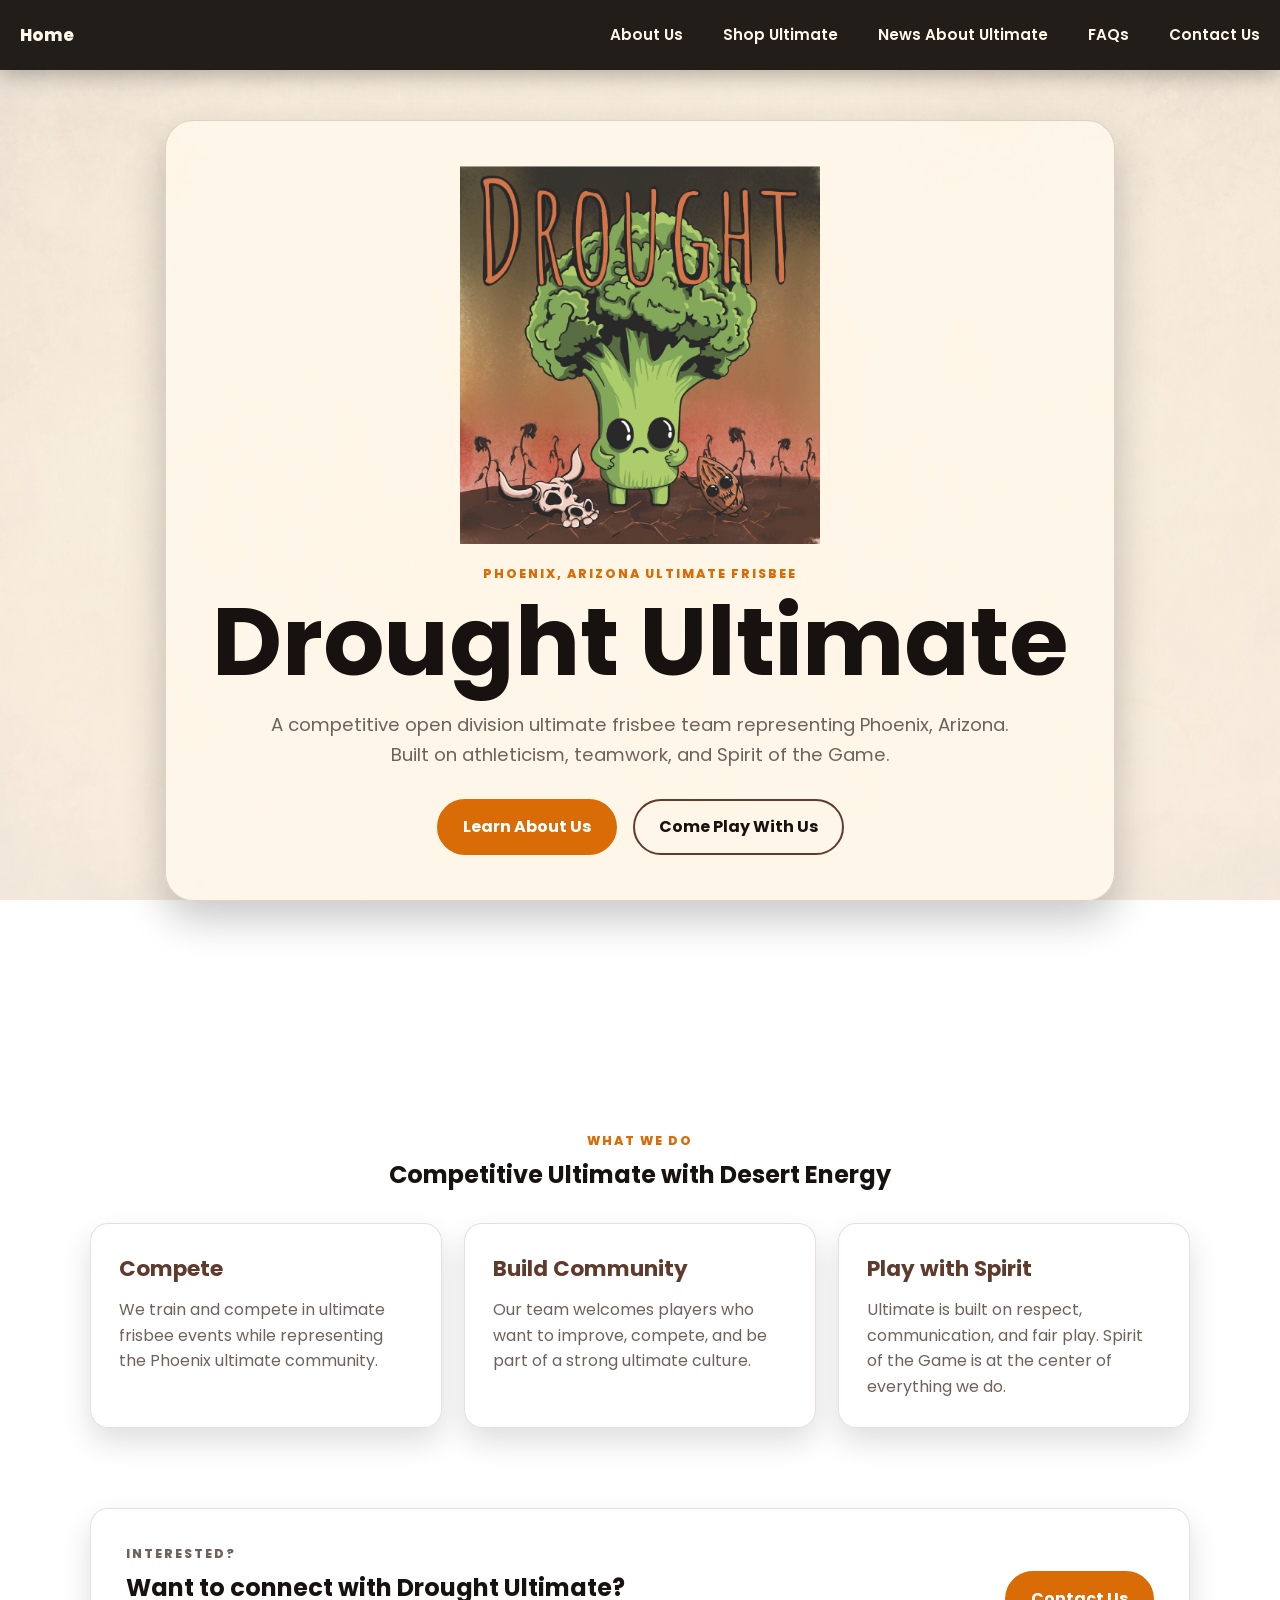
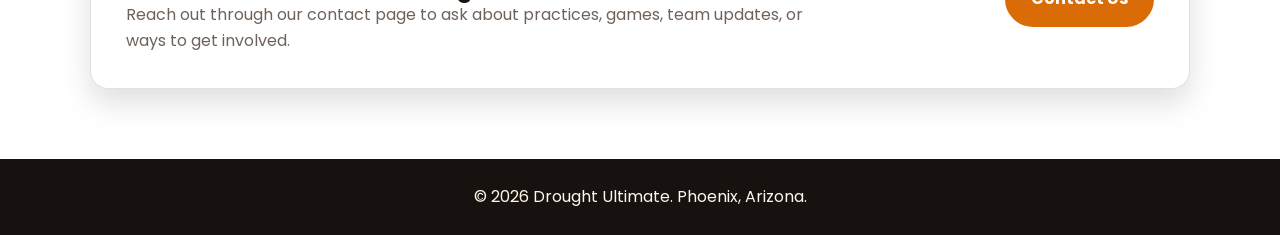
<file: index.html>
<!DOCTYPE html>
<html lang="en">
<head>
  <meta charset="UTF-8" />
  <meta name="viewport" content="width=device-width, initial-scale=1.0" />

  <title>Drought Ultimate | Home</title>

  <link rel="stylesheet" href="style.css" />
</head>

<body>
  <nav class="navbar">
    <input type="checkbox" id="sidebar-active" />

    <label for="sidebar-active" class="open-sidebar-button" aria-label="Open navigation menu">
      <svg xmlns="http://www.w3.org/2000/svg" height="32" viewBox="0 -960 960 960" width="32">
        <path d="M120-240v-80h720v80H120Zm0-200v-80h720v80H120Zm0-200v-80h720v80H120Z"/>
      </svg>
    </label>

    <label id="overlay" for="sidebar-active"></label>

    <div class="links-container">
      <label for="sidebar-active" class="close-sidebar-button" aria-label="Close navigation menu">
        <svg xmlns="http://www.w3.org/2000/svg" height="32" viewBox="0 -960 960 960" width="32">
          <path d="m256-200-56-56 224-224-224-224 56-56 224 224 224-224 56 56-224 224 224 224-56 56-224-224-224 224Z"/>
        </svg>
      </label>

      <a class="home-link" href="index.html">Home</a>
      <a href="About_Us.html">About Us</a>
      <a href="Shop_Ultimate.html">Shop Ultimate</a>
      <a href="News_About_Ultimate.html">News About Ultimate</a>
      <a href="Faqs.html">FAQs</a>
      <a href="Contact_Us.html">Contact Us</a>
    </div>
  </nav>

  <header class="hero">
    <div class="hero-content">
      <img src="assets/Logo.jpg" alt="Drought Ultimate logo" class="hero-logo" />

      <p class="eyebrow">Phoenix, Arizona Ultimate Frisbee</p>

      <h1>Drought Ultimate</h1>

      <p class="hero-text">
        A competitive open division ultimate frisbee team representing Phoenix, Arizona.
        Built on athleticism, teamwork, and Spirit of the Game.
      </p>

      <div class="hero-buttons">
        <a href="About_Us.html" class="btn">Learn About Us</a>
        <a href="Contact_Us.html" class="btn btn-secondary">Come Play With Us</a>
      </div>
    </div>
  </header>

  <main>
    <section class="section">
      <div class="section-title">
        <p class="eyebrow">What We Do</p>
        <h2>Competitive Ultimate with Desert Energy</h2>
      </div>

      <div class="card-grid">
        <article class="card">
          <h3>Compete</h3>
          <p>
            We train and compete in ultimate frisbee events while representing the Phoenix ultimate community.
          </p>
        </article>

        <article class="card">
          <h3>Build Community</h3>
          <p>
            Our team welcomes players who want to improve, compete, and be part of a strong ultimate culture.
          </p>
        </article>

        <article class="card">
          <h3>Play with Spirit</h3>
          <p>
            Ultimate is built on respect, communication, and fair play. Spirit of the Game is at the center of everything we do.
          </p>
        </article>
      </div>
    </section>

    <section class="section highlight-section">
      <div class="highlight-card">
        <div>
          <p class="eyebrow">Interested?</p>
          <h2>Want to connect with Drought Ultimate?</h2>
          <p>
            Reach out through our contact page to ask about practices, games, team updates, or ways to get involved.
          </p>
        </div>

        <a href="Contact_Us.html" class="btn">Contact Us</a>
      </div>
    </section>
  </main>

  <footer>
    <p>&copy; 2026 Drought Ultimate. Phoenix, Arizona.</p>
  </footer>
</body>
</html>
</file>
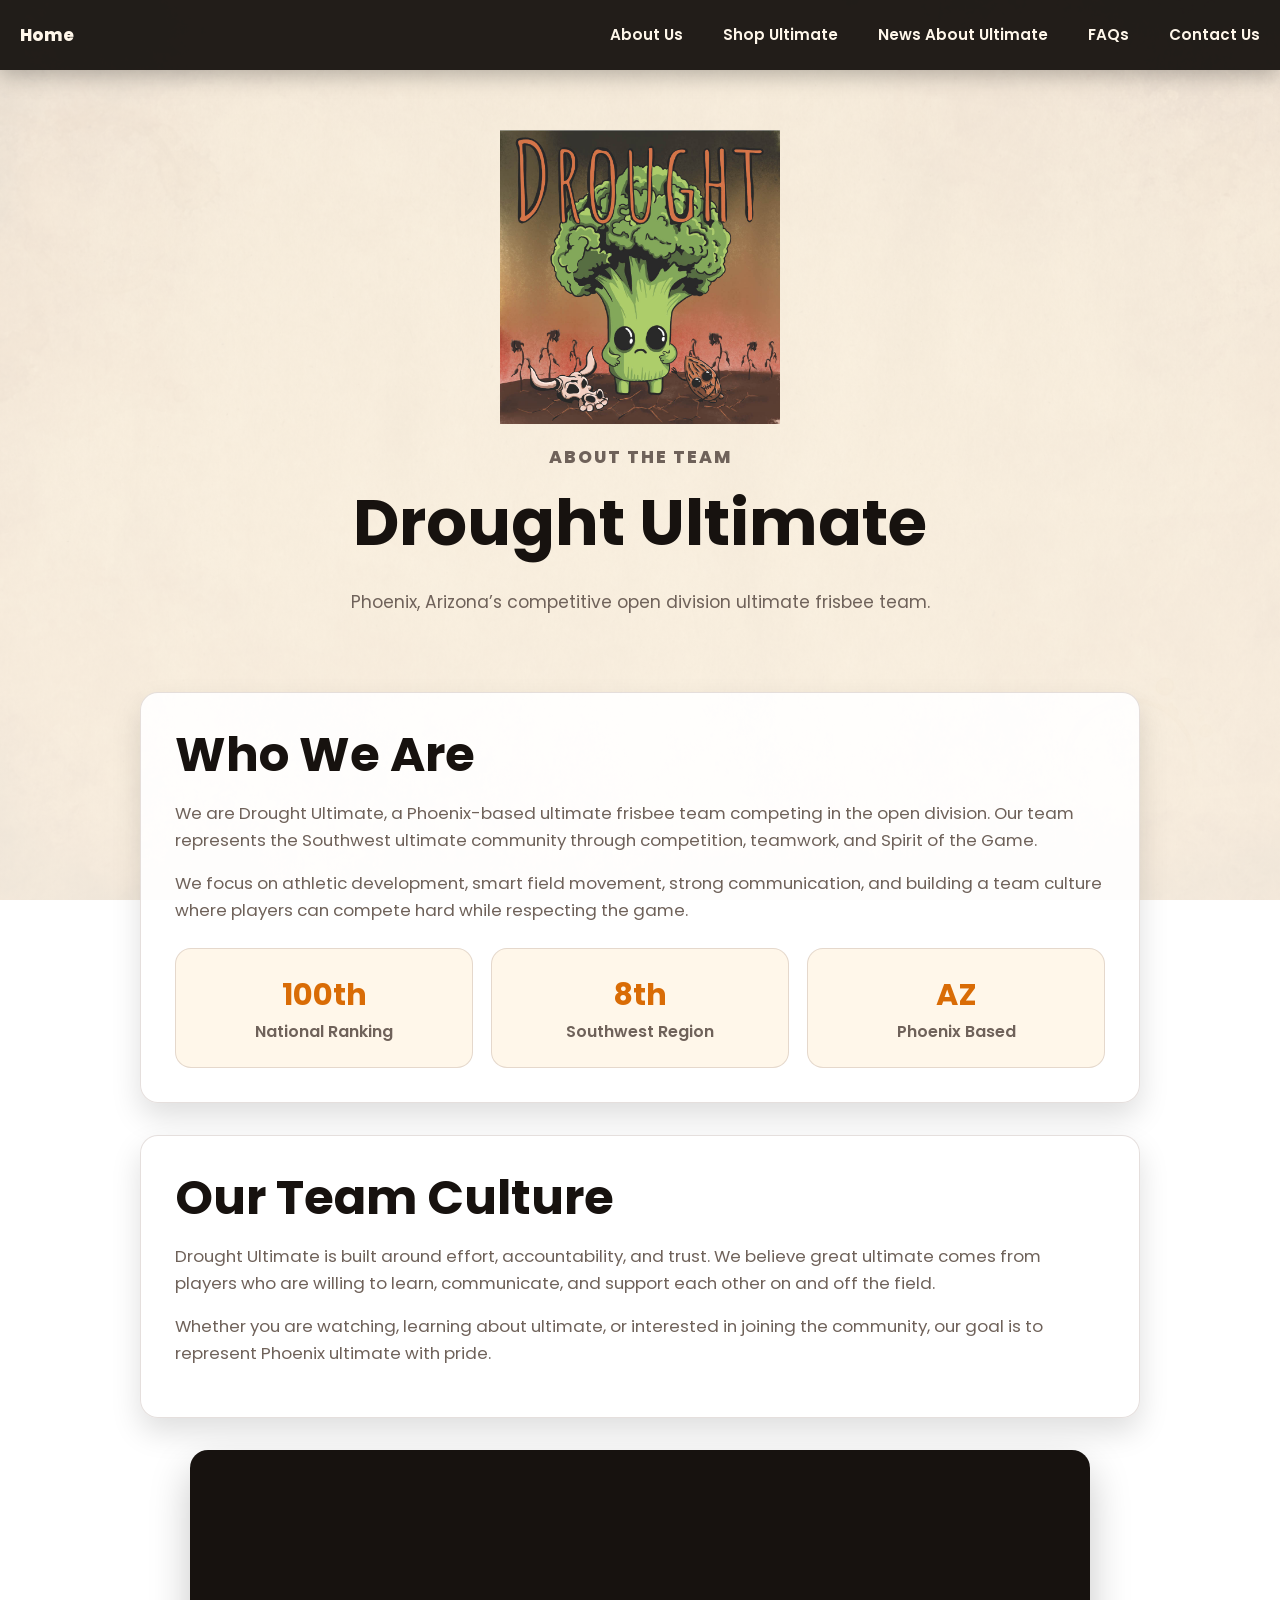
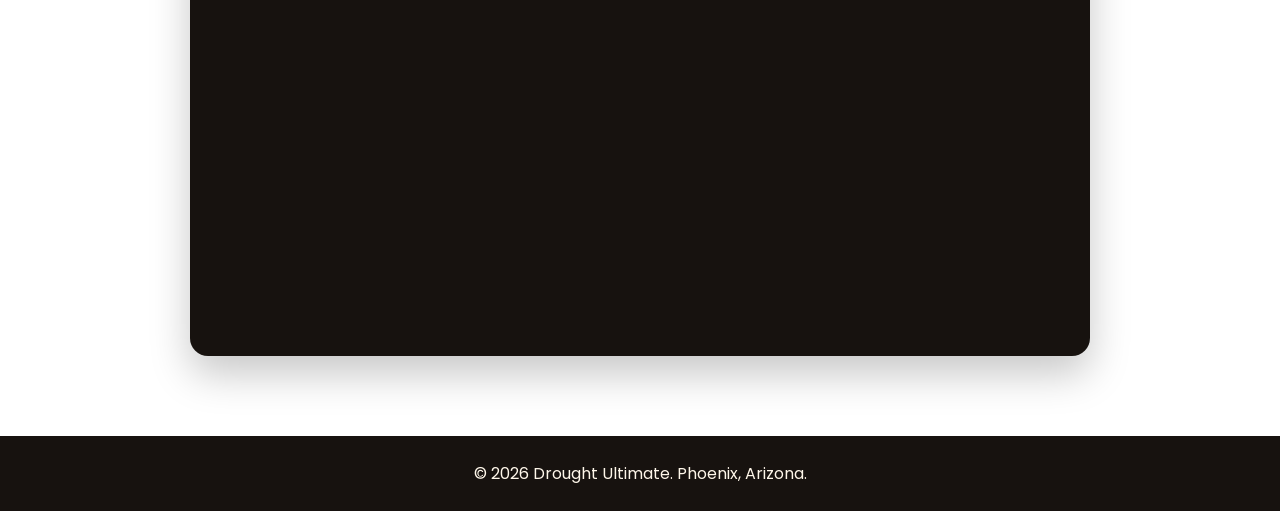
<file: About_Us.html>
<!DOCTYPE html>
<html lang="en">
<head>
  <meta charset="UTF-8" />
  <meta name="viewport" content="width=device-width, initial-scale=1.0" />

  <title>Drought Ultimate | About Us</title>

  <link rel="stylesheet" href="style.css" />
</head>

<body>
  <nav class="navbar">
    <input type="checkbox" id="sidebar-active" />

    <label for="sidebar-active" class="open-sidebar-button" aria-label="Open navigation menu">
      <svg xmlns="http://www.w3.org/2000/svg" height="32" viewBox="0 -960 960 960" width="32">
        <path d="M120-240v-80h720v80H120Zm0-200v-80h720v80H120Zm0-200v-80h720v80H120Z"/>
      </svg>
    </label>

    <label id="overlay" for="sidebar-active"></label>

    <div class="links-container">
      <label for="sidebar-active" class="close-sidebar-button" aria-label="Close navigation menu">
        <svg xmlns="http://www.w3.org/2000/svg" height="32" viewBox="0 -960 960 960" width="32">
          <path d="m256-200-56-56 224-224-224-224 56-56 224 224 224-224 56 56-224 224 224 224-56 56-224-224-224 224Z"/>
        </svg>
      </label>

      <a class="home-link" href="index.html">Home</a>
      <a href="About_Us.html">About Us</a>
      <a href="Shop_Ultimate.html">Shop Ultimate</a>
      <a href="News_About_Ultimate.html">News About Ultimate</a>
      <a href="Faqs.html">FAQs</a>
      <a href="Contact_Us.html">Contact Us</a>
    </div>
  </nav>

  <header class="page-header">
    <img src="assets/Logo.jpg" alt="Drought Ultimate logo" class="page-logo" />

    <p class="eyebrow">About the Team</p>
    <h1>Drought Ultimate</h1>

    <p>
      Phoenix, Arizona’s competitive open division ultimate frisbee team.
    </p>
  </header>

  <main class="about-wrapper">
    <section class="about-card">
      <h1>Who We Are</h1>

      <p>
        We are Drought Ultimate, a Phoenix-based ultimate frisbee team competing in the open division.
        Our team represents the Southwest ultimate community through competition, teamwork, and Spirit of the Game.
      </p>

      <p>
        We focus on athletic development, smart field movement, strong communication, and building a team culture where players can compete hard while respecting the game.
      </p>

      <div class="stats-grid">
        <div class="stat-box">
          <strong>100th</strong>
          <span>National Ranking</span>
        </div>

        <div class="stat-box">
          <strong>8th</strong>
          <span>Southwest Region</span>
        </div>

        <div class="stat-box">
          <strong>AZ</strong>
          <span>Phoenix Based</span>
        </div>
      </div>
    </section>

    <section class="about-card">
      <h1>Our Team Culture</h1>

      <p>
        Drought Ultimate is built around effort, accountability, and trust. We believe great ultimate comes from players who are willing to learn, communicate, and support each other on and off the field.
      </p>

      <p>
        Whether you are watching, learning about ultimate, or interested in joining the community, our goal is to represent Phoenix ultimate with pride.
      </p>
    </section>

    <section>
      <div class="video-wrapper">
        <iframe 
          src="https://www.youtube.com/embed/ODcz2P1ZlT4?si=nx2r9_MkV9VYH_wh" 
          title="Drought Ultimate video"
          allow="accelerometer; autoplay; clipboard-write; encrypted-media; gyroscope; picture-in-picture; web-share"
          referrerpolicy="strict-origin-when-cross-origin"
          allowfullscreen>
        </iframe>
      </div>
    </section>
  </main>

  <footer>
    <p>&copy; 2026 Drought Ultimate. Phoenix, Arizona.</p>
  </footer>
</body>
</html>
</file>
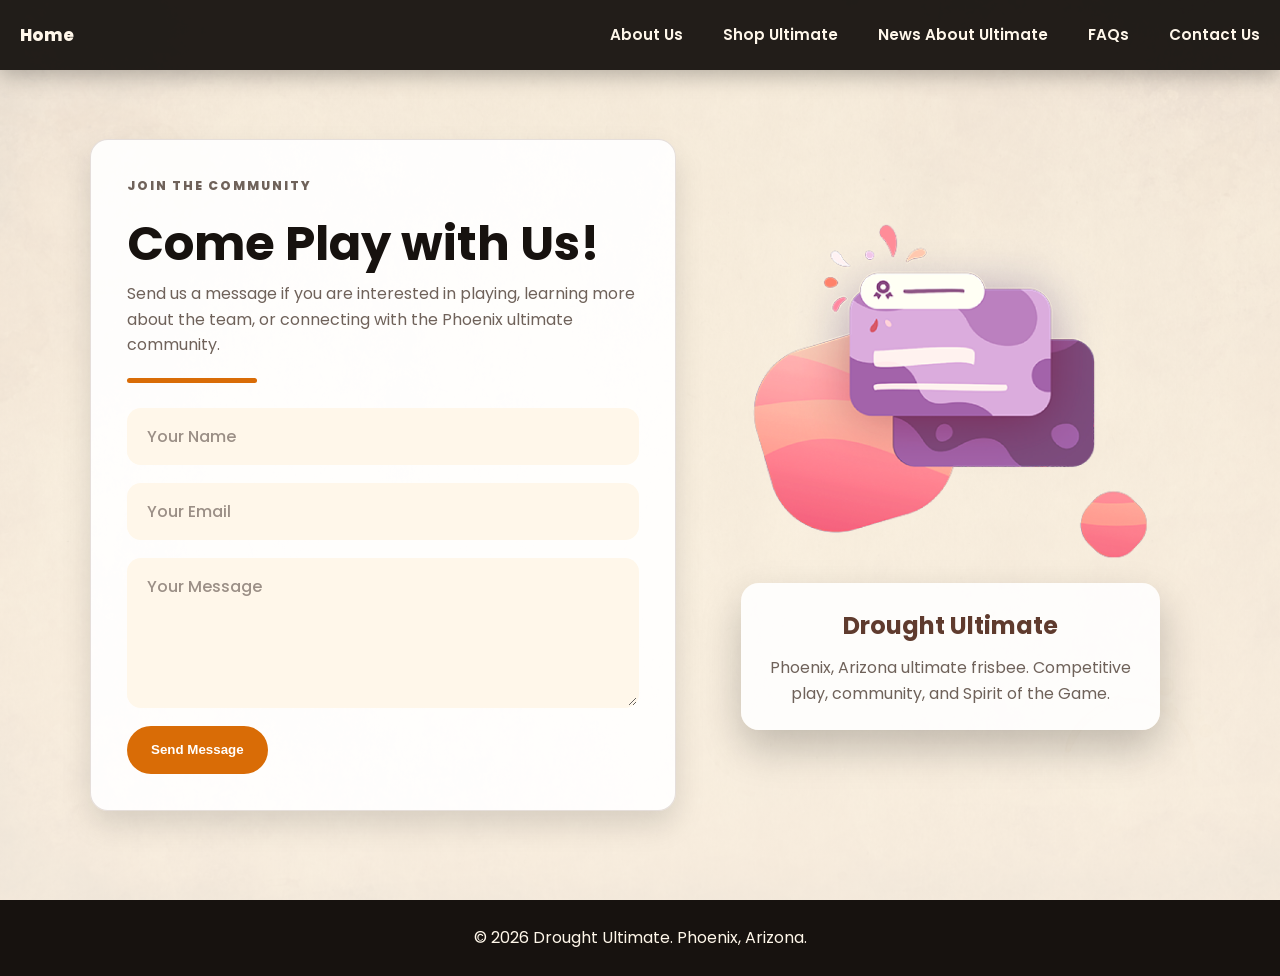
<file: Contact_Us.html>
<!DOCTYPE html>
<html lang="en">
<head>
  <meta charset="UTF-8" />
  <meta name="viewport" content="width=device-width, initial-scale=1.0" />

  <title>Drought Ultimate | Contact Us</title>

  <link rel="stylesheet" href="style.css" />
</head>

<body>
  <nav class="navbar">
    <input type="checkbox" id="sidebar-active" />

    <label for="sidebar-active" class="open-sidebar-button" aria-label="Open navigation menu">
      <svg xmlns="http://www.w3.org/2000/svg" height="32" viewBox="0 -960 960 960" width="32">
        <path d="M120-240v-80h720v80H120Zm0-200v-80h720v80H120Zm0-200v-80h720v80H120Z"/>
      </svg>
    </label>

    <label id="overlay" for="sidebar-active"></label>

    <div class="links-container">
      <label for="sidebar-active" class="close-sidebar-button" aria-label="Close navigation menu">
        <svg xmlns="http://www.w3.org/2000/svg" height="32" viewBox="0 -960 960 960" width="32">
          <path d="m256-200-56-56 224-224-224-224 56-56 224 224 224-224 56 56-224 224 224 224-56 56-224-224-224 224Z"/>
        </svg>
      </label>

      <a class="home-link" href="index.html">Home</a>
      <a href="About_Us.html">About Us</a>
      <a href="Shop_Ultimate.html">Shop Ultimate</a>
      <a href="News_About_Ultimate.html">News About Ultimate</a>
      <a href="Faqs.html">FAQs</a>
      <a href="Contact_Us.html">Contact Us</a>
    </div>
  </nav>

  <main class="contact-page">
    <div class="contact-container">
      <section class="contact-left">
        <div class="contact-left-title">
          <p class="eyebrow">Join the Community</p>
          <h1>Come Play with Us!</h1>
          <p>
            Send us a message if you are interested in playing, learning more about the team,
            or connecting with the Phoenix ultimate community.
          </p>
          <hr />
        </div>

        <form action="#" method="post" class="contact-form">
          <input 
            type="text" 
            name="name" 
            placeholder="Your Name" 
            class="contact-inputs" 
            required 
          />

          <input 
            type="email" 
            name="email" 
            placeholder="Your Email" 
            class="contact-inputs" 
            required 
          />

          <textarea 
            name="message" 
            placeholder="Your Message" 
            class="contact-inputs" 
            required></textarea>

          <button type="submit" class="btn">
            Send Message
          </button>
        </form>
      </section>

      <aside class="contact-right">
        <img src="assets/right_img.png" alt="Ultimate frisbee contact illustration" />

        <div class="contact-info-card">
          <h2>Drought Ultimate</h2>
          <p>
            Phoenix, Arizona ultimate frisbee. Competitive play, community, and Spirit of the Game.
          </p>
        </div>
      </aside>
    </div>
  </main>

  <footer>
    <p>&copy; 2026 Drought Ultimate. Phoenix, Arizona.</p>
  </footer>
</body>
</html>
</file>
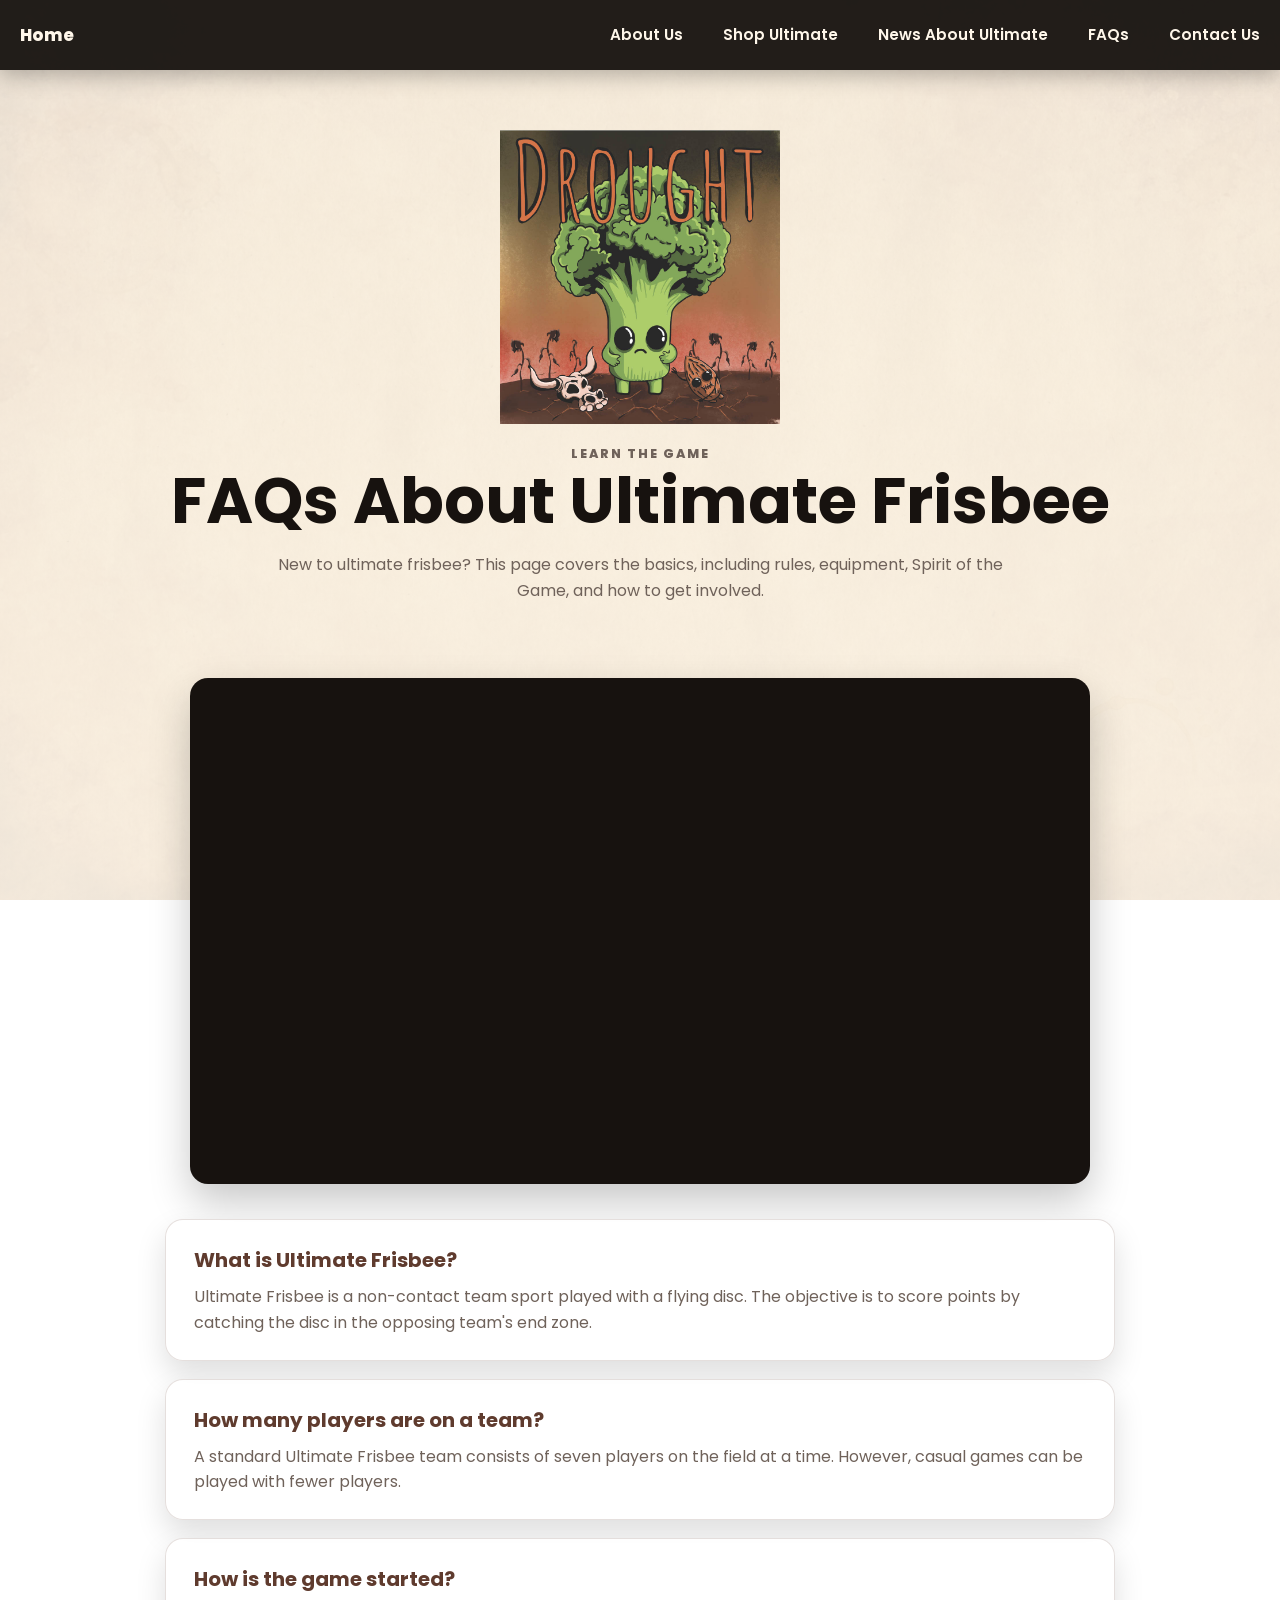
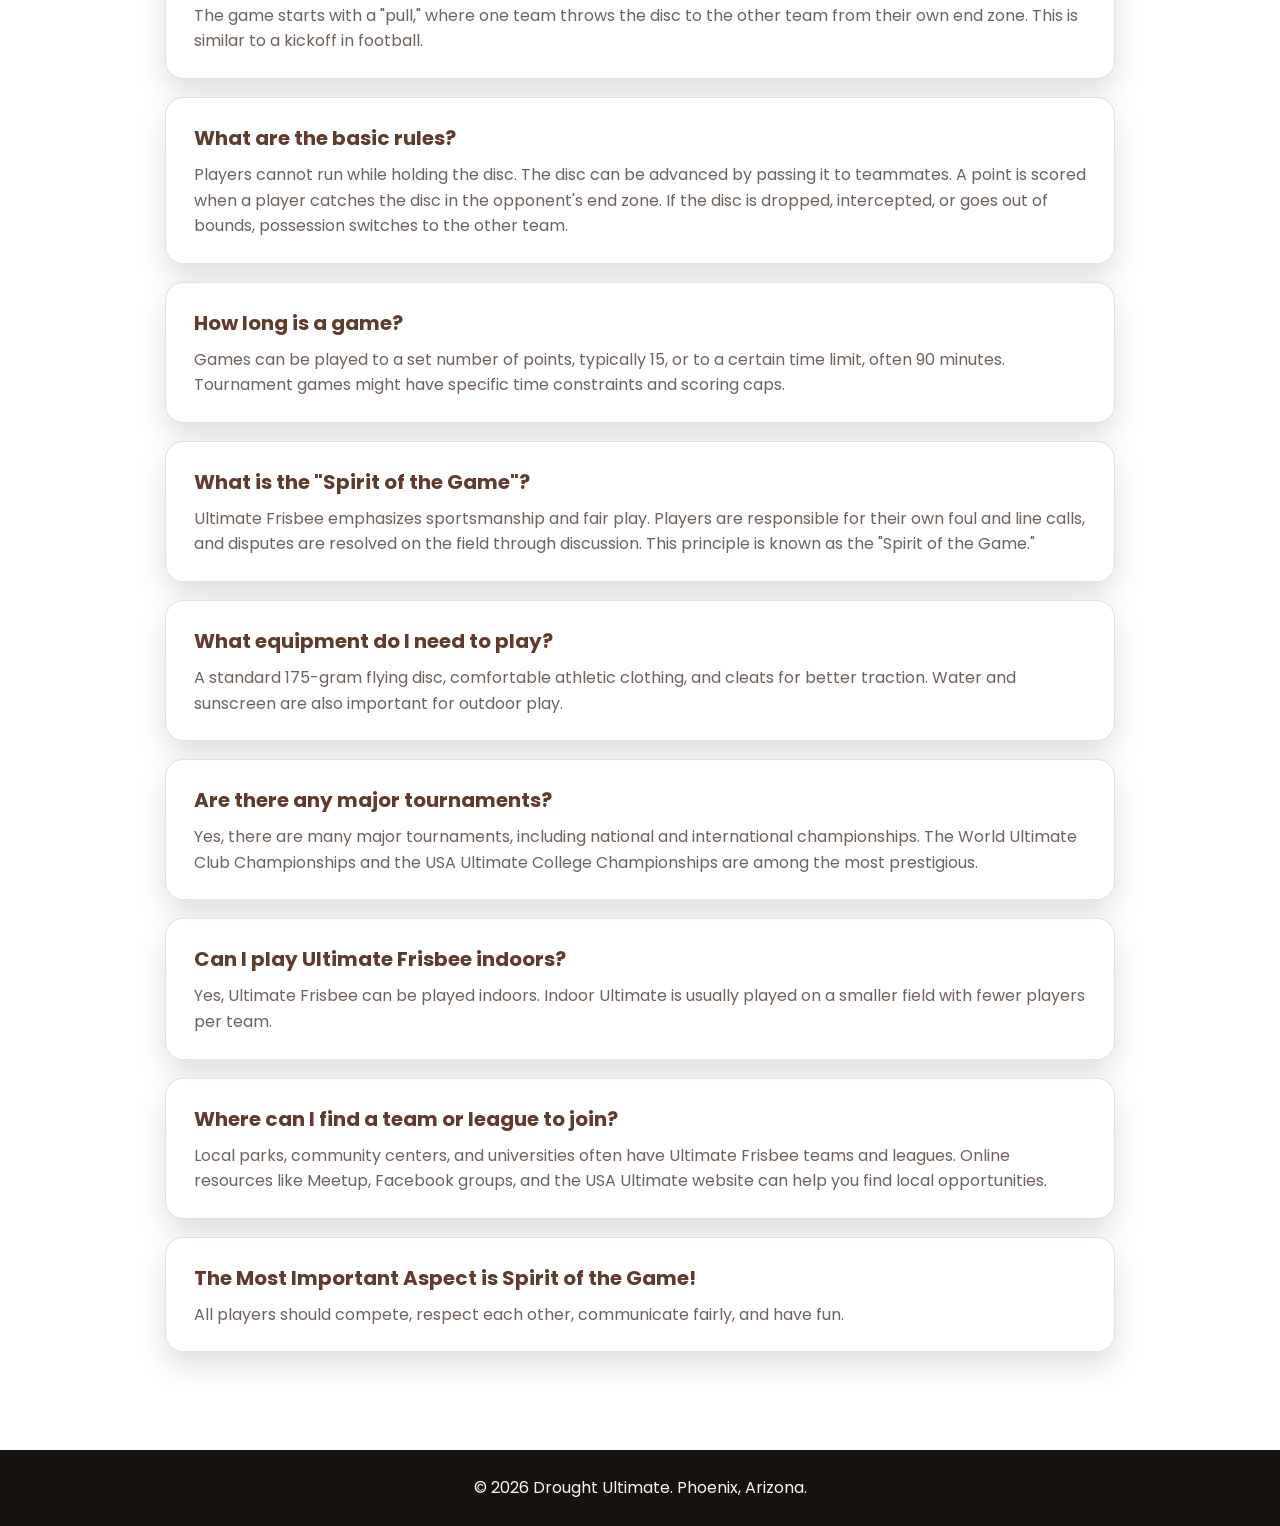
<file: Faqs.html>
<!DOCTYPE html>
<html lang="en">
<head>
  <meta charset="UTF-8" />
  <meta name="viewport" content="width=device-width, initial-scale=1.0" />

  <title>FAQs | Drought Ultimate</title>

  <link rel="stylesheet" href="style.css" />
</head>

<body>
  <nav class="navbar">
    <input type="checkbox" id="sidebar-active" />

    <label for="sidebar-active" class="open-sidebar-button" aria-label="Open navigation menu">
      <svg xmlns="http://www.w3.org/2000/svg" height="32" viewBox="0 -960 960 960" width="32">
        <path d="M120-240v-80h720v80H120Zm0-200v-80h720v80H120Zm0-200v-80h720v80H120Z"/>
      </svg>
    </label>

    <label id="overlay" for="sidebar-active"></label>

    <div class="links-container">
      <label for="sidebar-active" class="close-sidebar-button" aria-label="Close navigation menu">
        <svg xmlns="http://www.w3.org/2000/svg" height="32" viewBox="0 -960 960 960" width="32">
          <path d="m256-200-56-56 224-224-224-224 56-56 224 224 224-224 56 56-224 224 224 224-56 56-224-224-224 224Z"/>
        </svg>
      </label>

      <a class="home-link" href="index.html">Home</a>
      <a href="About_Us.html">About Us</a>
      <a href="Shop_Ultimate.html">Shop Ultimate</a>
      <a href="News_About_Ultimate.html">News About Ultimate</a>
      <a href="Faqs.html">FAQs</a>
      <a href="Contact_Us.html">Contact Us</a>
    </div>
  </nav>

  <header class="faq-header">
    <img src="assets/Logo.jpg" alt="Drought Ultimate logo" class="page-logo" />

    <p class="eyebrow">Learn the Game</p>
    <h1>FAQs About Ultimate Frisbee</h1>

    <p>
      New to ultimate frisbee? This page covers the basics, including rules, equipment,
      Spirit of the Game, and how to get involved.
    </p>
  </header>

  <main class="faq-container">
    <section class="faq-video">
      <div class="video-wrapper">
        <iframe 
          src="https://www.youtube.com/embed/QQCY6qrBey0?si=5bhfeLY3SIArgMgr" 
          title="YouTube video player"
          allow="accelerometer; autoplay; clipboard-write; encrypted-media; gyroscope; picture-in-picture; web-share"
          referrerpolicy="strict-origin-when-cross-origin"
          allowfullscreen>
        </iframe>
      </div>
    </section>

    <section class="faq-item">
      <h2>What is Ultimate Frisbee?</h2>
      <p>
        Ultimate Frisbee is a non-contact team sport played with a flying disc.
        The objective is to score points by catching the disc in the opposing team's end zone.
      </p>
    </section>

    <section class="faq-item">
      <h2>How many players are on a team?</h2>
      <p>
        A standard Ultimate Frisbee team consists of seven players on the field at a time.
        However, casual games can be played with fewer players.
      </p>
    </section>

    <section class="faq-item">
      <h2>How is the game started?</h2>
      <p>
        The game starts with a "pull," where one team throws the disc to the other team
        from their own end zone. This is similar to a kickoff in football.
      </p>
    </section>

    <section class="faq-item">
      <h2>What are the basic rules?</h2>
      <p>
        Players cannot run while holding the disc. The disc can be advanced by passing it
        to teammates. A point is scored when a player catches the disc in the opponent's end zone.
        If the disc is dropped, intercepted, or goes out of bounds, possession switches to the other team.
      </p>
    </section>

    <section class="faq-item">
      <h2>How long is a game?</h2>
      <p>
        Games can be played to a set number of points, typically 15, or to a certain time limit,
        often 90 minutes. Tournament games might have specific time constraints and scoring caps.
      </p>
    </section>

    <section class="faq-item">
      <h2>What is the "Spirit of the Game"?</h2>
      <p>
        Ultimate Frisbee emphasizes sportsmanship and fair play. Players are responsible for their
        own foul and line calls, and disputes are resolved on the field through discussion.
        This principle is known as the "Spirit of the Game."
      </p>
    </section>

    <section class="faq-item">
      <h2>What equipment do I need to play?</h2>
      <p>
        A standard 175-gram flying disc, comfortable athletic clothing, and cleats for better traction.
        Water and sunscreen are also important for outdoor play.
      </p>
    </section>

    <section class="faq-item">
      <h2>Are there any major tournaments?</h2>
      <p>
        Yes, there are many major tournaments, including national and international championships.
        The World Ultimate Club Championships and the USA Ultimate College Championships are among
        the most prestigious.
      </p>
    </section>

    <section class="faq-item">
      <h2>Can I play Ultimate Frisbee indoors?</h2>
      <p>
        Yes, Ultimate Frisbee can be played indoors. Indoor Ultimate is usually played on a smaller
        field with fewer players per team.
      </p>
    </section>

    <section class="faq-item">
      <h2>Where can I find a team or league to join?</h2>
      <p>
        Local parks, community centers, and universities often have Ultimate Frisbee teams and leagues.
        Online resources like Meetup, Facebook groups, and the USA Ultimate website can help you find
        local opportunities.
      </p>
    </section>

    <section class="faq-item">
      <h2>The Most Important Aspect is Spirit of the Game!</h2>
      <p>
        All players should compete, respect each other, communicate fairly, and have fun.
      </p>
    </section>
  </main>

  <footer>
    <p>&copy; 2026 Drought Ultimate. Phoenix, Arizona.</p>
  </footer>
</body>
</html>
</file>
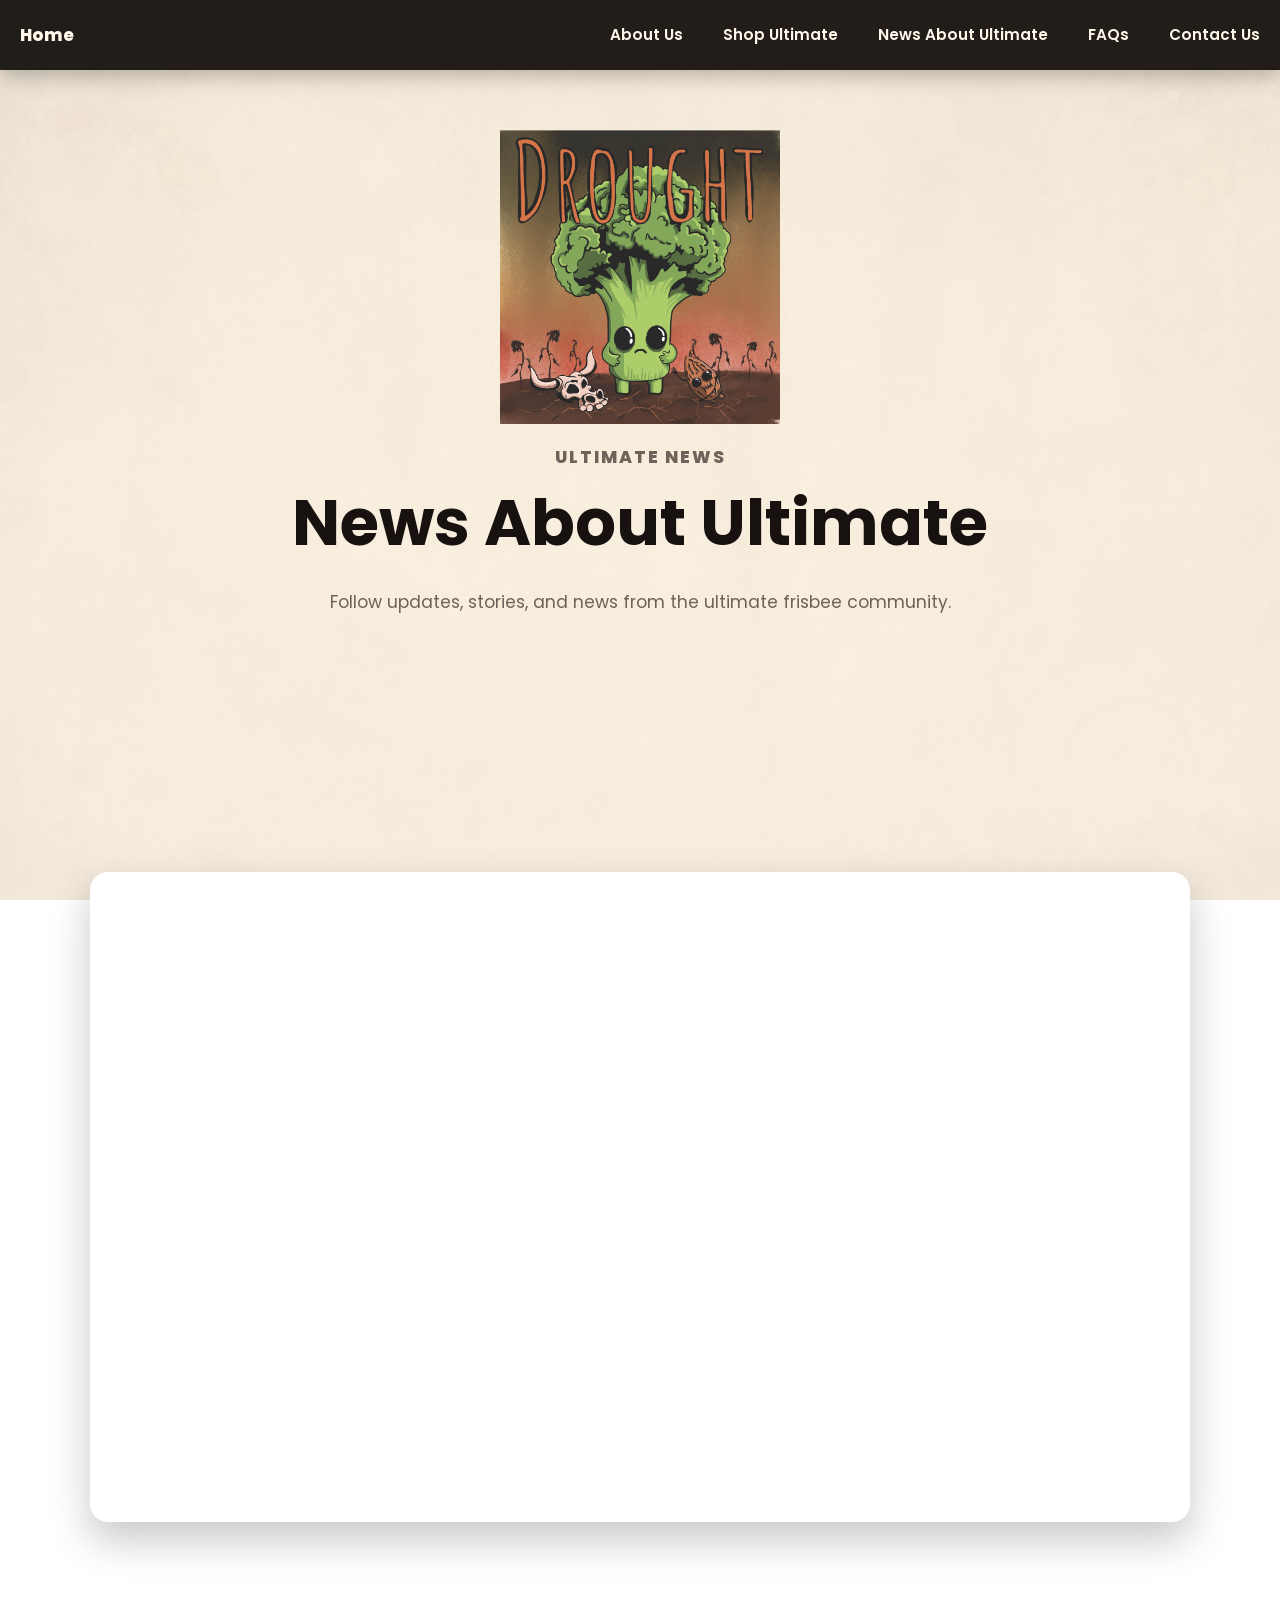
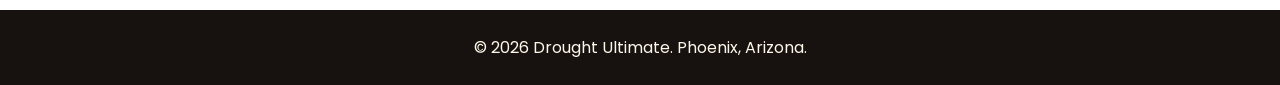
<file: News_About_Ultimate.html>
<!DOCTYPE html>
<html lang="en">
<head>
  <meta charset="UTF-8" />
  <meta name="viewport" content="width=device-width, initial-scale=1.0" />

  <title>News About Ultimate | Drought Ultimate</title>

  <link rel="stylesheet" href="style.css" />
</head>

<body>
  <nav class="navbar">
    <input type="checkbox" id="sidebar-active" />

    <label for="sidebar-active" class="open-sidebar-button" aria-label="Open navigation menu">
      <svg xmlns="http://www.w3.org/2000/svg" height="32" viewBox="0 -960 960 960" width="32">
        <path d="M120-240v-80h720v80H120Zm0-200v-80h720v80H120Zm0-200v-80h720v80H120Z"/>
      </svg>
    </label>

    <label id="overlay" for="sidebar-active"></label>

    <div class="links-container">
      <label for="sidebar-active" class="close-sidebar-button" aria-label="Close navigation menu">
        <svg xmlns="http://www.w3.org/2000/svg" height="32" viewBox="0 -960 960 960" width="32">
          <path d="m256-200-56-56 224-224-224-224 56-56 224 224 224-224 56 56-224 224 224 224-56 56-224-224-224 224Z"/>
        </svg>
      </label>

      <a class="home-link" href="index.html">Home</a>
      <a href="About_Us.html">About Us</a>
      <a href="Shop_Ultimate.html">Shop Ultimate</a>
      <a href="News_About_Ultimate.html">News About Ultimate</a>
      <a href="Faqs.html">FAQs</a>
      <a href="Contact_Us.html">Contact Us</a>
    </div>
  </nav>

  <header class="page-header">
    <img src="assets/Logo.jpg" alt="Drought Ultimate logo" class="page-logo" />

    <p class="eyebrow">Ultimate News</p>
    <h1>News About Ultimate</h1>

    <p>
      Follow updates, stories, and news from the ultimate frisbee community.
    </p>
  </header>

  <main>
    <section class="embed-section">
      <iframe 
        class="embed-frame"
        src="https://wfdf.sport/news/"
        title="Ultimate frisbee news">
      </iframe>
    </section>
  </main>

  <footer>
    <p>&copy; 2026 Drought Ultimate. Phoenix, Arizona.</p>
  </footer>
</body>
</html>
</file>
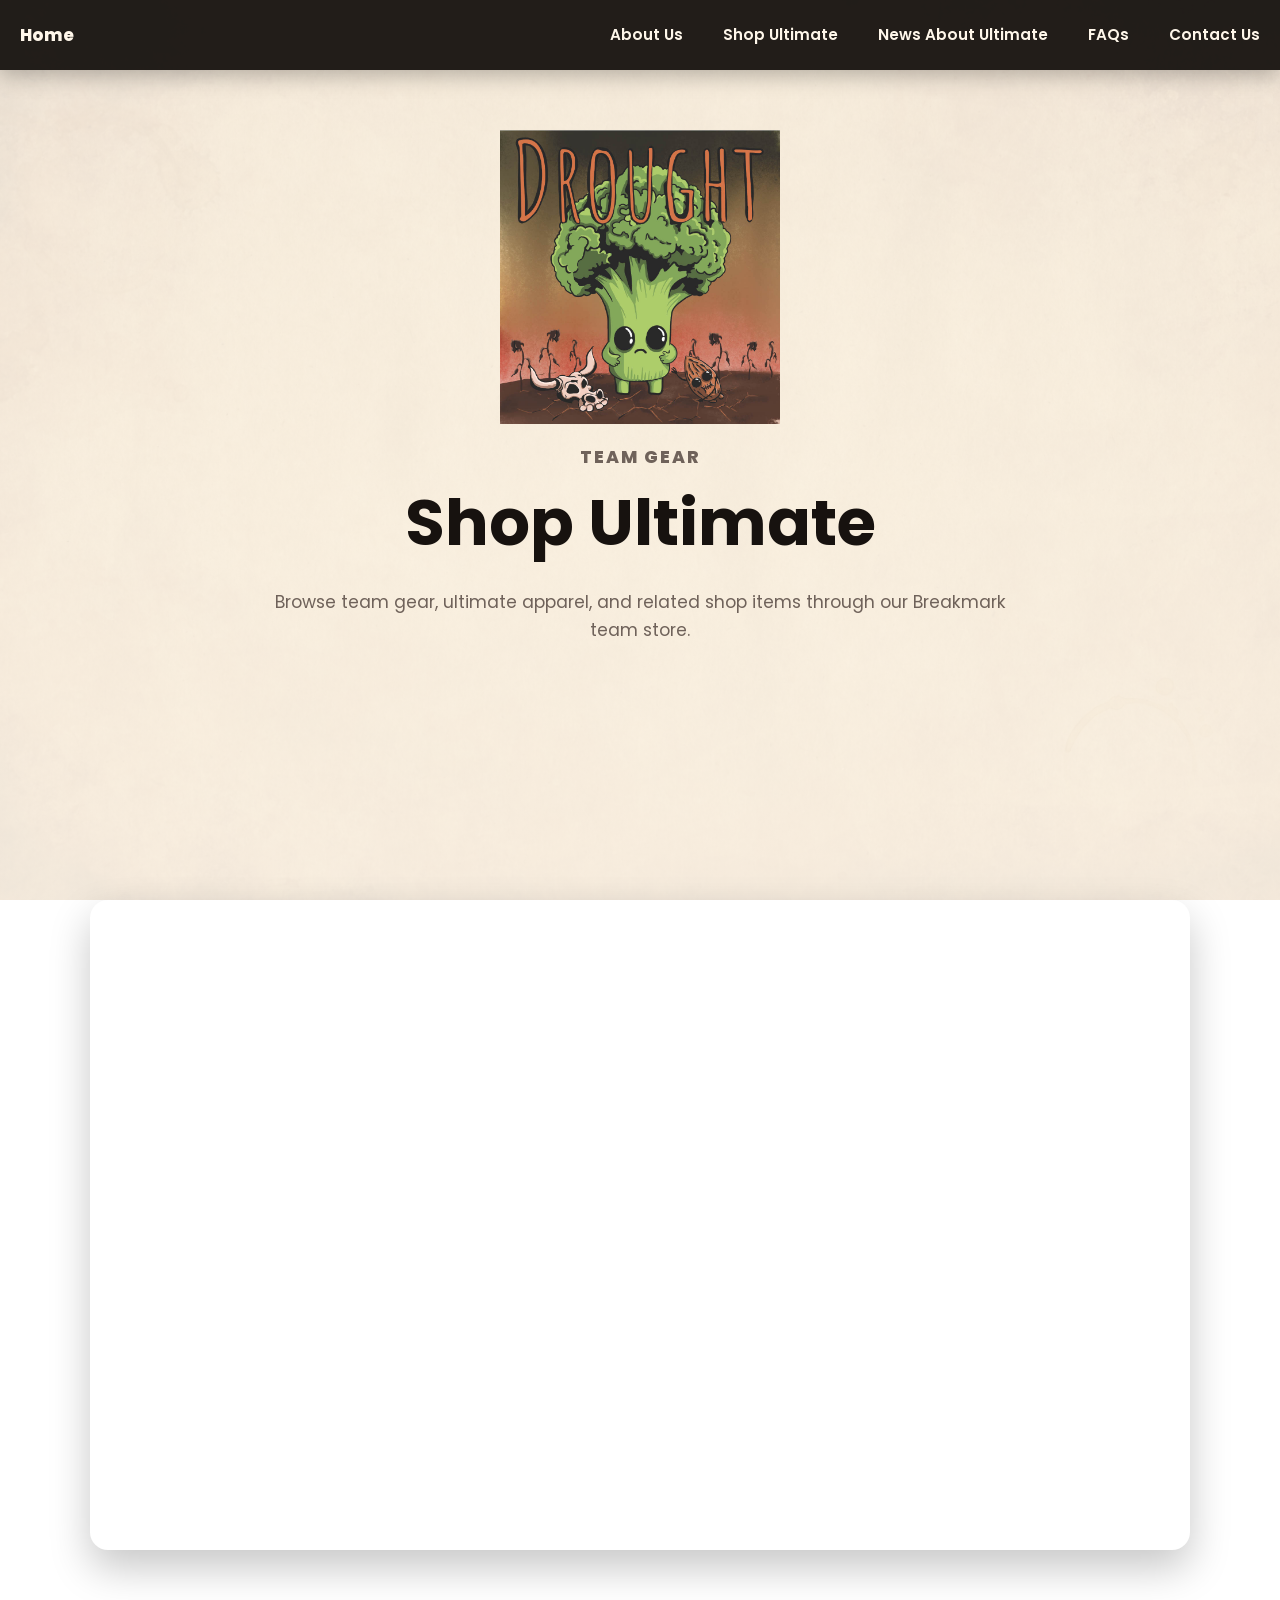
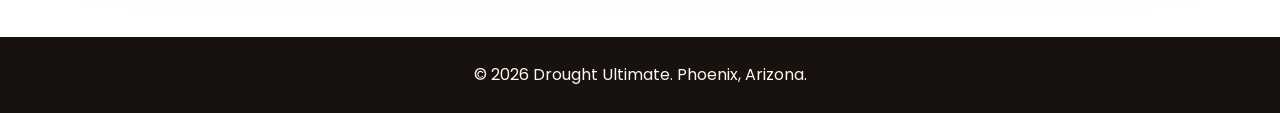
<file: Shop_Ultimate.html>
<!DOCTYPE html>
<html lang="en">
<head>
  <meta charset="UTF-8" />
  <meta name="viewport" content="width=device-width, initial-scale=1.0" />

  <title>Shop Ultimate | Drought Ultimate</title>

  <link rel="stylesheet" href="style.css" />
</head>

<body>
  <nav class="navbar">
    <input type="checkbox" id="sidebar-active" />

    <label for="sidebar-active" class="open-sidebar-button" aria-label="Open navigation menu">
      <svg xmlns="http://www.w3.org/2000/svg" height="32" viewBox="0 -960 960 960" width="32">
        <path d="M120-240v-80h720v80H120Zm0-200v-80h720v80H120Zm0-200v-80h720v80H120Z"/>
      </svg>
    </label>

    <label id="overlay" for="sidebar-active"></label>

    <div class="links-container">
      <label for="sidebar-active" class="close-sidebar-button" aria-label="Close navigation menu">
        <svg xmlns="http://www.w3.org/2000/svg" height="32" viewBox="0 -960 960 960" width="32">
          <path d="m256-200-56-56 224-224-224-224 56-56 224 224 224-224 56 56-224 224 224 224-56 56-224-224-224 224Z"/>
        </svg>
      </label>

      <a class="home-link" href="index.html">Home</a>
      <a href="About_Us.html">About Us</a>
      <a href="Shop_Ultimate.html">Shop Ultimate</a>
      <a href="News_About_Ultimate.html">News About Ultimate</a>
      <a href="Faqs.html">FAQs</a>
      <a href="Contact_Us.html">Contact Us</a>
    </div>
  </nav>

  <header class="page-header">
    <img src="assets/Logo.jpg" alt="Drought Ultimate logo" class="page-logo" />

    <p class="eyebrow">Team Gear</p>
    <h1>Shop Ultimate</h1>

    <p>
      Browse team gear, ultimate apparel, and related shop items through our Breakmark team store.
    </p>
  </header>

  <main>
    <section class="embed-section">
      <iframe 
        class="embed-frame"
        src="https://teams.breakmark.com/group/collaborations"
        title="Drought Ultimate team shop">
      </iframe>
    </section>
  </main>

  <footer>
    <p>&copy; 2026 Drought Ultimate. Phoenix, Arizona.</p>
  </footer>
</body>
</html>
</file>
<file: style.css>
@import url('https://fonts.googleapis.com/css2?family=Poppins:wght@300;400;500;600;700;800&display=swap');

/* Main / Global Style */
:root {
  --dark: #17120f;
  --dark-brown: #2d211c;
  --brown: #5f3b2e;
  --sand: #f2c57c;
  --orange: #d96c06;
  --red: #9b1c1c;
  --cream: #fff7ea;
  --white: #ffffff;
  --muted: #6f625a;
  --shadow: 0 18px 40px rgba(0, 0, 0, 0.22);
  --radius: 18px;
}

* {
  margin: 0;
  padding: 0;
  box-sizing: border-box;
}

html {
  font-size: 16px;
  scroll-behavior: smooth;
}

body {
  min-height: 100vh;
  font-family: 'Poppins', 'Segoe UI', Tahoma, sans-serif;
  color: var(--dark);
  background:
    linear-gradient(rgba(255, 247, 234, 0.88), rgba(255, 247, 234, 0.92)),
    url('assets/pexels-pixabay-235985.jpg');
  background-size: cover;
  background-position: center;
  background-attachment: fixed;
  line-height: 1.6;
}

img {
  max-width: 100%;
  display: block;
}

a {
  color: inherit;
}

main {
  padding-top: 80px;
}

/* NAV BAR */
.navbar {
  position: fixed;
  top: 0;
  left: 0;
  z-index: 1000;
  height: 70px;
  width: 100%;
  background: rgba(23, 18, 15, 0.95);
  box-shadow: 0 6px 20px rgba(0, 0, 0, 0.25);
  display: flex;
  align-items: center;
  justify-content: flex-end;
}

.links-container {
  height: 100%;
  width: 100%;
  display: flex;
  align-items: center;
}

.navbar a {
  height: 100%;
  padding: 0 20px;
  display: flex;
  align-items: center;
  color: var(--cream);
  text-decoration: none;
  font-weight: 600;
  font-size: 0.95rem;
  transition: background 0.25s ease, color 0.25s ease;
}

.navbar a:hover {
  background: var(--orange);
  color: var(--white);
}

.navbar .home-link {
  margin-right: auto;
  font-size: 1.05rem;
  font-weight: 800;
}

.navbar svg {
  fill: var(--cream);
}

#sidebar-active {
  display: none;
}

.open-sidebar-button,
.close-sidebar-button {
  display: none;
  cursor: pointer;
}

/* HOMEPAGE */
.hero {
  min-height: 100vh;
  padding: 120px 6% 80px;
  display: flex;
  align-items: center;
  justify-content: center;
  text-align: center;
}

.hero-content {
  max-width: 950px;
  padding: 45px;
  background: rgba(255, 247, 234, 0.88);
  border: 1px solid rgba(95, 59, 46, 0.2);
  border-radius: 28px;
  box-shadow: var(--shadow);
}

.hero-logo {
  width: min(360px, 80%);
  margin: 0 auto 20px;
}

.eyebrow {
  color: var(--orange);
  text-transform: uppercase;
  letter-spacing: 2px;
  font-size: 0.78rem;
  font-weight: 800;
  margin-bottom: 10px;
}

.hero h1 {
  font-size: clamp(2.8rem, 8vw, 6rem);
  color: var(--dark);
  line-height: 1;
  margin-bottom: 20px;
}

.hero-text {
  max-width: 760px;
  margin: 0 auto 30px;
  font-size: 1.15rem;
  color: var(--muted);
}

.hero-buttons {
  display: flex;
  justify-content: center;
  gap: 16px;
  flex-wrap: wrap;
}

/* BUTTONS */
.btn {
  display: inline-flex;
  align-items: center;
  justify-content: center;
  min-height: 48px;
  padding: 13px 24px;
  background: var(--orange);
  color: var(--white);
  border: 2px solid var(--orange);
  border-radius: 999px;
  text-decoration: none;
  font-weight: 700;
  cursor: pointer;
  transition: transform 0.25s ease, box-shadow 0.25s ease, background 0.25s ease;
}

.btn:hover {
  transform: translateY(-2px);
  box-shadow: 0 12px 24px rgba(217, 108, 6, 0.28);
}

.btn-secondary {
  background: transparent;
  color: var(--dark);
  border-color: var(--brown);
}

.btn-secondary:hover {
  background: var(--brown);
  color: var(--white);
}

/* SECTIONS */
.section {
  width: min(1100px, 92%);
  margin: 0 auto;
  padding: 70px 0;
}

.section-title {
  text-align: center;
  margin-bottom: 35px;
}

.section-title h2 {
  line-height: 1.15;
}

/* CARDS */
.card-grid {
  display: grid;
  grid-template-columns: repeat(3, 1fr);
  gap: 22px;
}

.card,
.faq-item,
.about-card,
.contact-left,
.highlight-card {
  background: rgba(255, 255, 255, 0.9);
  border: 1px solid rgba(95, 59, 46, 0.16);
  border-radius: var(--radius);
  box-shadow: 0 14px 30px rgba(0, 0, 0, 0.13);
}

.card {
  padding: 28px;
}

.card h3 {
  color: var(--brown);
  margin-bottom: 10px;
  font-size: 1.35rem;
}

.card p {
  color: var(--muted);
}

/* HIGHLIGHT AREA */
.highlight-section {
  padding-top: 10px;
}

.highlight-card {
  padding: 35px;
  display: flex;
  align-items: center;
  justify-content: space-between;
  gap: 25px;
}

.highlight-card h2 {
  line-height: 1.15;
}

.highlight-card p {
  max-width: 700px;
  color: var(--muted);
}

/* PAGE HEADER */
.page-header {
  padding: 130px 6% 45px;
  text-align: center;
}

.page-logo {
  width: min(280px, 70%);
  margin: 0 auto 20px;
}

.page-header h1 {
  font-size: clamp(2.2rem, 5vw, 4.2rem);
}

.page-header p {
  max-width: 760px;
  margin: 15px auto 0;
  color: var(--muted);
  font-size: 1.08rem;
}

/* ABOUT PAGE */
.about-wrapper {
  width: min(1000px, 92%);
  margin: 0 auto;
  padding: 30px 0 80px;
}

.about-card {
  padding: 34px;
  margin-bottom: 32px;
}

.about-card h1 {
  color: var(--dark);
  font-size: clamp(2rem, 4vw, 3rem);
  margin-bottom: 18px;
  line-height: 1.15;
}

.about-card p {
  color: var(--muted);
  font-size: 1.05rem;
  margin-bottom: 16px;
}

.stats-grid {
  display: grid;
  grid-template-columns: repeat(3, 1fr);
  gap: 18px;
  margin-top: 24px;
}

.stat-box {
  padding: 22px;
  border-radius: 16px;
  background: var(--cream);
  text-align: center;
  border: 1px solid rgba(95, 59, 46, 0.16);
}

.stat-box strong {
  display: block;
  font-size: 1.9rem;
  color: var(--orange);
}

.stat-box span {
  color: var(--muted);
  font-weight: 600;
}

/* VIDEO */
.video-wrapper {
  width: 100%;
  max-width: 900px;
  margin: 0 auto;
  aspect-ratio: 16 / 9;
  border-radius: var(--radius);
  overflow: hidden;
  box-shadow: var(--shadow);
  background: var(--dark);
}

.video-wrapper iframe {
  width: 100%;
  height: 100%;
  border: none;
}

/* FAQ PAGE */
.faq-header {
  padding: 130px 6% 40px;
  text-align: center;
}

.faq-header h1 {
  font-size: clamp(2.1rem, 5vw, 4rem);
  line-height: 1.15;
}

.faq-header p {
  max-width: 760px;
  margin: 14px auto 0;
  color: var(--muted);
}

.faq-container {
  width: min(950px, 92%);
  margin: 0 auto;
  padding: 35px 0 80px;
}

.faq-video {
  margin-bottom: 35px;
}

.faq-item {
  padding: 24px 28px;
  margin-bottom: 18px;
}

.faq-item h2 {
  color: var(--brown);
  font-size: 1.25rem;
  margin-bottom: 8px;
}

.faq-item p {
  color: var(--muted);
}

/* CONTACT PAGE */
.contact-page {
  min-height: 100vh;
  padding: 130px 6% 80px;
  display: flex;
  align-items: center;
  justify-content: center;
}

.contact-container {
  width: min(1100px, 100%);
  display: grid;
  grid-template-columns: 1.1fr 0.9fr;
  gap: 35px;
  align-items: center;
}

.contact-left {
  padding: 36px;
}

.contact-left-title h1 {
  color: var(--dark);
  font-size: clamp(2rem, 4vw, 3rem);
  margin-bottom: 10px;
  line-height: 1.15;
}

.contact-left-title p {
  color: var(--muted);
  margin-bottom: 20px;
}

.contact-left-title hr {
  border: none;
  width: 130px;
  height: 5px;
  background: var(--orange);
  border-radius: 999px;
  margin-bottom: 25px;
}

.contact-form {
  display: flex;
  flex-direction: column;
  gap: 18px;
}

.contact-inputs {
  width: 100%;
  min-height: 52px;
  border: 2px solid transparent;
  outline: none;
  padding: 14px 18px;
  font-family: inherit;
  font-size: 1rem;
  font-weight: 500;
  color: var(--dark);
  border-radius: 14px;
  background: var(--cream);
  transition: border 0.25s ease, box-shadow 0.25s ease;
}

textarea.contact-inputs {
  min-height: 150px;
  resize: vertical;
}

.contact-inputs:focus {
  border-color: var(--orange);
  box-shadow: 0 0 0 4px rgba(217, 108, 6, 0.15);
}

.contact-inputs::placeholder {
  color: #9b8f86;
}

.contact-form button {
  width: fit-content;
  border: none;
}

.contact-right {
  padding: 30px;
  text-align: center;
}

.contact-right img {
  width: min(440px, 100%);
  margin: 0 auto 20px;
}

.contact-info-card {
  background: rgba(255, 255, 255, 0.88);
  border-radius: var(--radius);
  padding: 24px;
  box-shadow: var(--shadow);
}

.contact-info-card h2 {
  color: var(--brown);
  margin-bottom: 10px;
}

.contact-info-card p {
  color: var(--muted);
}

/* SHOP AND NEWS PAGE */
.embed-section {
  width: min(1100px, 92%);
  margin: 0 auto;
  padding: 130px 0 80px;
}

.embed-frame {
  width: 100%;
  height: 650px;
  border: none;
  border-radius: var(--radius);
  box-shadow: var(--shadow);
  background: var(--white);
}

/* FOOTER */
footer {
  padding: 25px 6%;
  text-align: center;
  color: var(--cream);
  background: var(--dark);
}

/* MOBILE */
@media (max-width: 900px) {
  .card-grid,
  .stats-grid,
  .contact-container {
    grid-template-columns: 1fr;
  }

  .highlight-card {
    flex-direction: column;
    align-items: flex-start;
  }

  .contact-right {
    display: none;
  }
}

@media (max-width: 700px) {
  .navbar {
    justify-content: flex-end;
  }

  .links-container {
    position: fixed;
    top: 0;
    right: -100%;
    z-index: 1001;
    width: min(320px, 85%);
    height: 100vh;
    flex-direction: column;
    align-items: flex-start;
    background: rgba(23, 18, 15, 0.98);
    box-shadow: -8px 0 24px rgba(0, 0, 0, 0.35);
    transition: right 0.35s ease;
  }

  .navbar a {
    width: 100%;
    height: auto;
    padding: 18px 28px;
  }

  .navbar .home-link {
    margin-right: 0;
  }

  .open-sidebar-button,
  .close-sidebar-button {
    display: block;
    padding: 18px;
  }

  .close-sidebar-button {
    margin-left: auto;
  }

  #sidebar-active:checked ~ .links-container {
    right: 0;
  }

  #sidebar-active:checked ~ #overlay {
    position: fixed;
    inset: 0;
    z-index: 1000;
    background: rgba(0, 0, 0, 0.45);
  }

  .hero {
    padding-top: 105px;
  }

  .hero-content {
    padding: 28px;
  }

  .section {
    padding: 50px 0;
  }

  .page-header,
  .faq-header,
  .contact-page {
    padding-top: 105px;
  }
}
</file>
